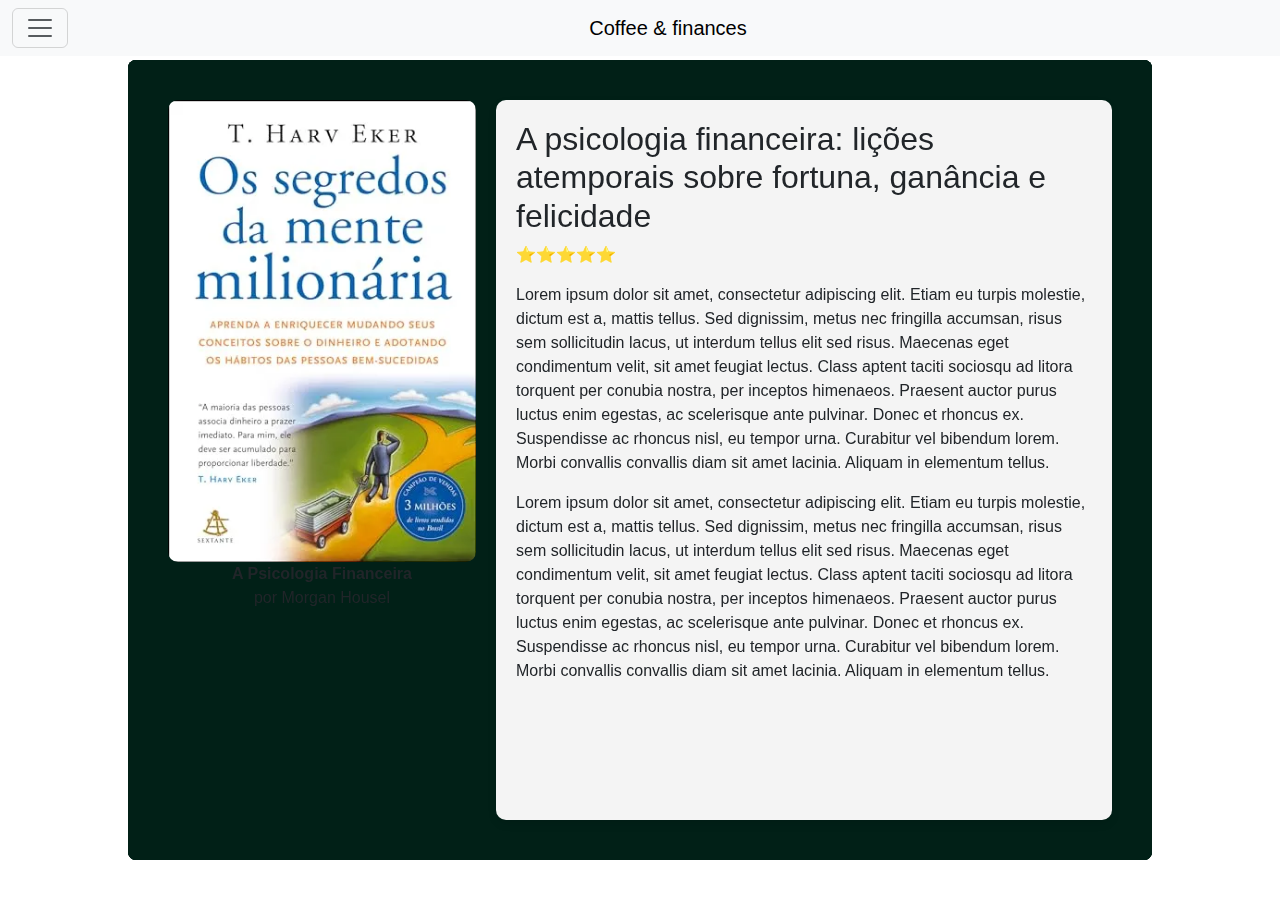
<file: bootstrap-5.3.3-dist/Pós login/index.html>
<!DOCTYPE html>
<html lang="en">
<head>
    <meta charset="UTF-8">
    <meta name="viewport" content="width=device-width, initial-scale=1.0">
    <title>Área do cliente</title>
    <link href="https://fonts.googleapis.com/css2?family=Inria+Sans:wght@400;700&display=swap" rel="stylesheet">
    <link href='https://unpkg.com/boxicons@2.1.4/css/boxicons.min.css' rel='stylesheet'>
    <link href="https://fonts.googleapis.com/css2?family=Inria+Sans:wght@400;700&display=swap" rel="stylesheet">
    <link href="https://cdn.jsdelivr.net/npm/bootstrap@5.3.3/dist/css/bootstrap.min.css" rel="stylesheet" integrity="sha384-QWTKZyjpPEjISv5WaRU9OFeRpok6YctnYmDr5pNlyT2bRjXh0JMhjY6hW+ALEwIH" crossorigin="anonymous">

</head>
<body>
    <script src="https://cdn.jsdelivr.net/npm/bootstrap@5.3.3/dist/js/bootstrap.bundle.min.js" integrity="sha384-YvpcrYf0tY3lHB60NNkmXc5s9fDVZLESaAA55NDzOxhy9GkcIdslK1eN7N6jIeHz" crossorigin="anonymous"></script>

    <nav class="navbar bg-body-tertiary fixed-top" style="background-color: #012017;" id="container">
        <div class="container-fluid">
          <button class="navbar-toggler" type="button" data-bs-toggle="offcanvas" data-bs-target="#offcanvasNavbar" aria-controls="offcanvasNavbar" aria-label="Toggle navigation">
            <span class="navbar-toggler-icon"></span>
          </button>
          <a class="navbar-brand m-auto" href="#">Coffee & finances</a>
          
          <div class="offcanvas offcanvas-start" tabindex="-1" id="offcanvasNavbar" aria-labelledby="offcanvasNavbarLabel">
            <div class="offcanvas-header">
              <h5 class="offcanvas-title" id="offcanvasNavbarLabel">Offcanvas</h5>
              <button type="button" class="btn-close" data-bs-dismiss="offcanvas" aria-label="Close"></button>
            </div>
            <div class="offcanvas-body">
              <ul class="navbar-nav justify-content-end flex-grow-1 pe-3">
                <li class="nav-item">
                  <a class="nav-link active" aria-current="page" href="Home.html"><strong>Livros</strong> </a>
                </li>
                <li class="nav-item">
                  <a class="nav-link" href="Sobre.html"><strong>Quadro Kanban</strong> </a>
                </li>
                <li class="nav-item">
                    <a class="nav-link" href="Sobre.html"><strong>Descubra seu nível de investidor</strong> </a>
                  </li>
                  <li class="nav-item">
                    <a class="nav-link" href="Sobre.html"><strong>Notas</strong></a>
                  </li>
               
              </ul>
              <div class="out">
                <a href="../Home.html">
                    <svg xmlns="http://www.w3.org/2000/svg" width="16" height="16" fill="currentColor" class="bi bi-arrow-bar-left" viewBox="0 0 16 16">
                        <path fill-rule="evenodd" d="M12.5 15a.5.5 0 0 1-.5-.5v-13a.5.5 0 0 1 1 0v13a.5.5 0 0 1-.5.5M10 8a.5.5 0 0 1-.5.5H3.707l2.147 2.146a.5.5 0 0 1-.708.708l-3-3a.5.5 0 0 1 0-.708l3-3a.5.5 0 1 1 .708.708L3.707 7.5H9.5a.5.5 0 0 1 .5.5"/>
                      </svg>
                    Sair
                </a>
              </div>
              
            </div>
          </div>
        </div>
    </nav>

    <div id="carouselExampleFade" class="carousel slide carousel-fade">
        <div class="carousel-inner">
            <div class="carousel-item active">
                <div class="grid-container">
                    <div class="book-cover">
                        <img src="../imagens/41svU+dGPjL.webp" alt="A Psicologia Financeira">
                        <p><strong>A Psicologia Financeira</strong><br>por Morgan Housel</p>
                    </div>
                    <div class="review">
                        <h2>A psicologia financeira: lições atemporais sobre fortuna, ganância e felicidade</h2>
                        <p>⭐⭐⭐⭐⭐</p>
                        <p>Lorem ipsum dolor sit amet, consectetur adipiscing elit. Etiam eu turpis molestie, dictum est a, mattis tellus. Sed dignissim, metus nec fringilla accumsan, risus sem sollicitudin lacus, ut interdum tellus elit sed risus. Maecenas eget condimentum velit, sit amet feugiat lectus. Class aptent taciti sociosqu ad litora torquent per conubia nostra, per inceptos himenaeos. Praesent auctor purus luctus enim egestas, ac scelerisque ante pulvinar. Donec et rhoncus ex. Suspendisse ac rhoncus nisl, eu tempor urna. Curabitur vel bibendum lorem. Morbi convallis convallis diam sit amet lacinia. Aliquam in elementum tellus.</p>
                        <p>Lorem ipsum dolor sit amet, consectetur adipiscing elit. Etiam eu turpis molestie, dictum est a, mattis tellus. Sed dignissim, metus nec fringilla accumsan, risus sem sollicitudin lacus, ut interdum tellus elit sed risus. Maecenas eget condimentum velit, sit amet feugiat lectus. Class aptent taciti sociosqu ad litora torquent per conubia nostra, per inceptos himenaeos. Praesent auctor purus luctus enim egestas, ac scelerisque ante pulvinar. Donec et rhoncus ex. Suspendisse ac rhoncus nisl, eu tempor urna. Curabitur vel bibendum lorem. Morbi convallis convallis diam sit amet lacinia. Aliquam in elementum tellus.</p>
                    </div>
                </div>
            </div>
            <div class="carousel-item active">
                <div class="grid-container">
                    <div class="book-cover">
                        <img src="../imagens/81ALgAW3gHL.webp" alt="A Psicologia Financeira">
                        <p><strong>A Psicologia Financeira</strong><br>por Morgan Housel</p>
                    </div>
                    <div class="review">
                        <h2>A psicologia financeira: lições atemporais sobre fortuna, ganância e felicidade</h2>
                        <p>⭐⭐⭐⭐⭐</p>
                        <p>Lorem ipsum dolor sit amet, consectetur adipiscing elit. Etiam eu turpis molestie, dictum est a, mattis tellus. Sed dignissim, metus nec fringilla accumsan, risus sem sollicitudin lacus, ut interdum tellus elit sed risus. Maecenas eget condimentum velit, sit amet feugiat lectus. Class aptent taciti sociosqu ad litora torquent per conubia nostra, per inceptos himenaeos. Praesent auctor purus luctus enim egestas, ac scelerisque ante pulvinar. Donec et rhoncus ex. Suspendisse ac rhoncus nisl, eu tempor urna. Curabitur vel bibendum lorem. Morbi convallis convallis diam sit amet lacinia. Aliquam in elementum tellus.</p>
                        <p>Lorem ipsum dolor sit amet, consectetur adipiscing elit. Etiam eu turpis molestie, dictum est a, mattis tellus. Sed dignissim, metus nec fringilla accumsan, risus sem sollicitudin lacus, ut interdum tellus elit sed risus. Maecenas eget condimentum velit, sit amet feugiat lectus. Class aptent taciti sociosqu ad litora torquent per conubia nostra, per inceptos himenaeos. Praesent auctor purus luctus enim egestas, ac scelerisque ante pulvinar. Donec et rhoncus ex. Suspendisse ac rhoncus nisl, eu tempor urna. Curabitur vel bibendum lorem. Morbi convallis convallis diam sit amet lacinia. Aliquam in elementum tellus.</p>
                    </div>
                </div>
            </div>
            <div class="carousel-item active">
                <div class="grid-container">
                    <div class="book-cover">
                        <img src="../imagens/41Q+YIAJNiL._SY445_SX342_.webp" alt="A Psicologia Financeira">
                        <p><strong>A Psicologia Financeira</strong><br>por Morgan Housel</p>
                    </div>
                    <div class="review">
                        <h2>A psicologia financeira: lições atemporais sobre fortuna, ganância e felicidade</h2>
                        <p>⭐⭐⭐⭐⭐</p>
                        <p>Lorem ipsum dolor sit amet, consectetur adipiscing elit. Etiam eu turpis molestie, dictum est a, mattis tellus. Sed dignissim, metus nec fringilla accumsan, risus sem sollicitudin lacus, ut interdum tellus elit sed risus. Maecenas eget condimentum velit, sit amet feugiat lectus. Class aptent taciti sociosqu ad litora torquent per conubia nostra, per inceptos himenaeos. Praesent auctor purus luctus enim egestas, ac scelerisque ante pulvinar. Donec et rhoncus ex. Suspendisse ac rhoncus nisl, eu tempor urna. Curabitur vel bibendum lorem. Morbi convallis convallis diam sit amet lacinia. Aliquam in elementum tellus.</p>
                        <p>Lorem ipsum dolor sit amet, consectetur adipiscing elit. Etiam eu turpis molestie, dictum est a, mattis tellus. Sed dignissim, metus nec fringilla accumsan, risus sem sollicitudin lacus, ut interdum tellus elit sed risus. Maecenas eget condimentum velit, sit amet feugiat lectus. Class aptent taciti sociosqu ad litora torquent per conubia nostra, per inceptos himenaeos. Praesent auctor purus luctus enim egestas, ac scelerisque ante pulvinar. Donec et rhoncus ex. Suspendisse ac rhoncus nisl, eu tempor urna. Curabitur vel bibendum lorem. Morbi convallis convallis diam sit amet lacinia. Aliquam in elementum tellus.</p>
                    </div>
                </div>
            </div>
            <div class="carousel-item active">
                <div class="grid-container">
                    <div class="book-cover">
                        <img src="../imagens/41svU+dGPjL.webp" alt="A Psicologia Financeira">
                        <p><strong>A Psicologia Financeira</strong><br>por Morgan Housel</p>
                    </div>
                    <div class="review">
                        <h2>A psicologia financeira: lições atemporais sobre fortuna, ganância e felicidade</h2>
                        <p>⭐⭐⭐⭐⭐</p>
                        <p>Lorem ipsum dolor sit amet, consectetur adipiscing elit. Etiam eu turpis molestie, dictum est a, mattis tellus. Sed dignissim, metus nec fringilla accumsan, risus sem sollicitudin lacus, ut interdum tellus elit sed risus. Maecenas eget condimentum velit, sit amet feugiat lectus. Class aptent taciti sociosqu ad litora torquent per conubia nostra, per inceptos himenaeos. Praesent auctor purus luctus enim egestas, ac scelerisque ante pulvinar. Donec et rhoncus ex. Suspendisse ac rhoncus nisl, eu tempor urna. Curabitur vel bibendum lorem. Morbi convallis convallis diam sit amet lacinia. Aliquam in elementum tellus.</p>
                        <p>Lorem ipsum dolor sit amet, consectetur adipiscing elit. Etiam eu turpis molestie, dictum est a, mattis tellus. Sed dignissim, metus nec fringilla accumsan, risus sem sollicitudin lacus, ut interdum tellus elit sed risus. Maecenas eget condimentum velit, sit amet feugiat lectus. Class aptent taciti sociosqu ad litora torquent per conubia nostra, per inceptos himenaeos. Praesent auctor purus luctus enim egestas, ac scelerisque ante pulvinar. Donec et rhoncus ex. Suspendisse ac rhoncus nisl, eu tempor urna. Curabitur vel bibendum lorem. Morbi convallis convallis diam sit amet lacinia. Aliquam in elementum tellus.</p>
                    </div>
                </div>
            </div>
            
        </div>
        <button class="carousel-control-prev" type="button" data-bs-target="#carouselExampleFade" data-bs-slide="prev">
            <span class="carousel-control-prev-icon style="color: #012017;"" aria-hidden="true"></span>
            <span class="visually-hidden">Previous</span>
        </button>
        <button class="carousel-control-next" type="button" data-bs-target="#carouselExampleFade" data-bs-slide="next">
            <span class="carousel-control-next-icon" style="color: #012017;" aria-hidden="true"></span>
            <span class="visually-hidden">Next</span>
        </button>
    </div>
    <script src="https://cdn.jsdelivr.net/npm/bootstrap@5.3.3/dist/js/bootstrap.bundle.min.js" integrity="sha384-YvpcrYf0tY3lHB60NNkmXc5s9fDVZLESaAA55NDzOxhy9GkcIdslK1eN7N6jIeHz" crossorigin="anonymous"></script>

    

<style>
body { font-family: Arial, sans-serif; 
} 

.grid-container { 
    display: grid;
    align-self: center;
    justify-self: center; 
    grid-template-columns: 1fr 2fr; 
    gap: 20px;
    height: 800px; 
    padding: 40px; 
    margin-top: 60px;
    max-width: 80%;
    background-color: #012017;
    border-radius: 8px;
} 

.book-cover { 
    text-align: center; 
    display: flex; 
    flex-direction: column; 
    align-items: center; 
} 

.book-cover img { 
    max-width: 100%; 
    border-radius: 10px; 
} 

.review { 
    background-color: #f4f4f4;
    padding: 20px; 
    border-radius: 10px; 
    box-shadow: 0 4px 8px rgba(0, 0, 0, 0.1); 
} 

.review h2 { 
    margin-top: 0; 
} 

.carousel-indicators { 
    position: relative; 
    top: 20px; 
    justify-content: center; 
}


</style>

</body>
</html>
</file>
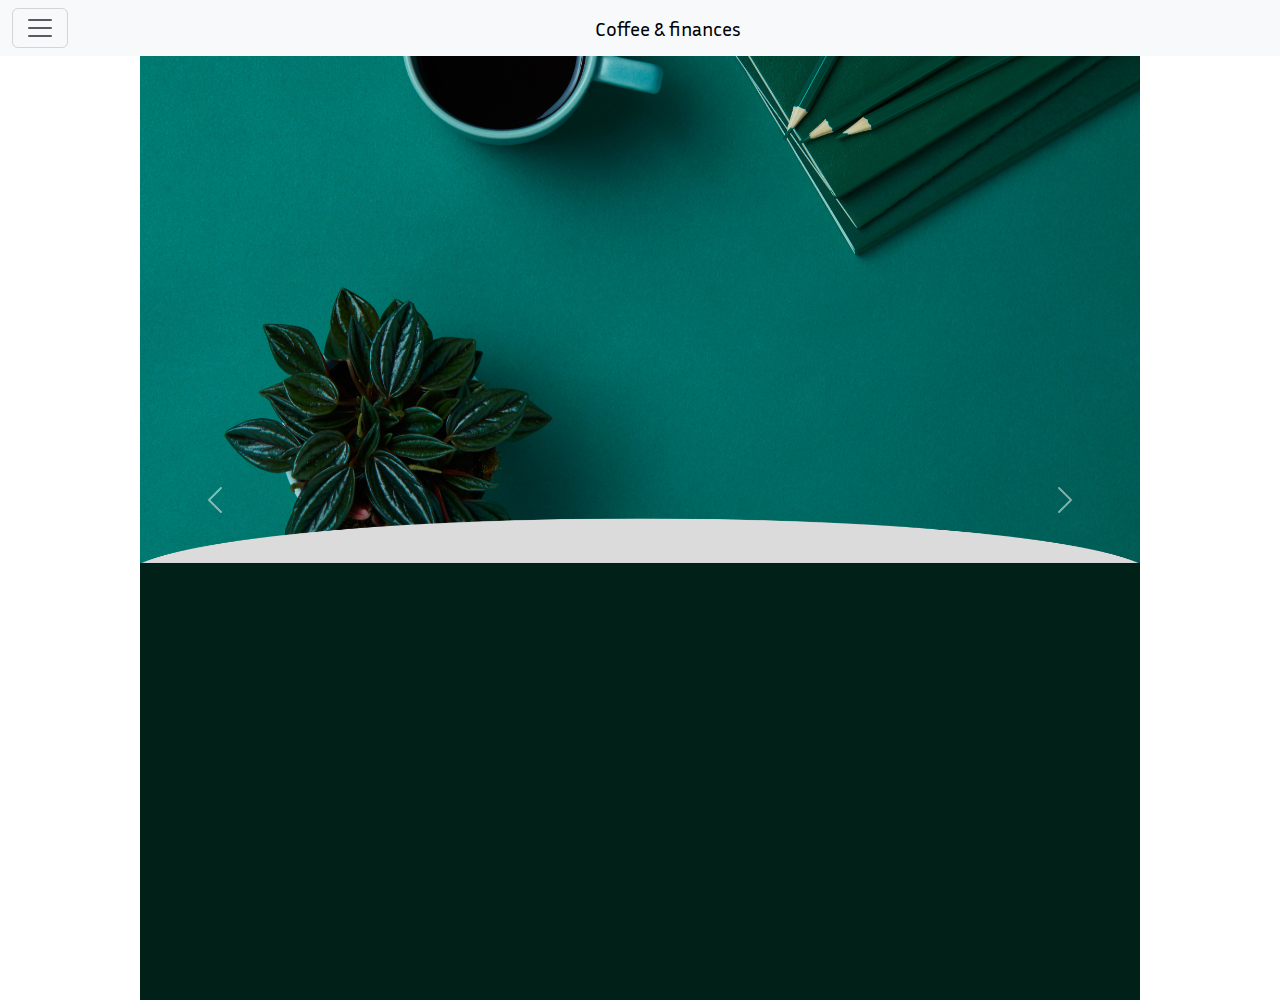
<file: bootstrap-5.3.3-dist/teste.html>
<!DOCTYPE html>
<html lang="en">
<head>
    <meta charset="UTF-8">
    <meta name="viewport" content="width=device-width, initial-scale=1.0">
    <title>Document</title>
    <link href="https://fonts.googleapis.com/css2?family=Inria+Sans:wght@400;700&display=swap" rel="stylesheet">
    <link href="https://cdn.jsdelivr.net/npm/bootstrap@5.3.3/dist/css/bootstrap.min.css" rel="stylesheet" integrity="sha384-QWTKZyjpPEjISv5WaRU9OFeRpok6YctnYmDr5pNlyT2bRjXh0JMhjY6hW+ALEwIH" crossorigin="anonymous">
</head>
<body>
    <script src="https://cdn.jsdelivr.net/npm/bootstrap@5.3.3/dist/js/bootstrap.bundle.min.js" integrity="sha384-YvpcrYf0tY3lHB60NNkmXc5s9fDVZLESaAA55NDzOxhy9GkcIdslK1eN7N6jIeHz" crossorigin="anonymous"></script>

    <nav class="navbar bg-body-tertiary fixed-top" style="background-color: #012017;">
        <div class="container-fluid">
          <button class="navbar-toggler" type="button" data-bs-toggle="offcanvas" data-bs-target="#offcanvasNavbar" aria-controls="offcanvasNavbar" aria-label="Toggle navigation">
            <span class="navbar-toggler-icon"></span>
          </button>
          <a class="navbar-brand m-auto" href="#">Coffee & finances</a>
          
          <div class="offcanvas offcanvas-start" tabindex="-1" id="offcanvasNavbar" aria-labelledby="offcanvasNavbarLabel">
            <div class="offcanvas-header">
              <h5 class="offcanvas-title" id="offcanvasNavbarLabel">Offcanvas</h5>
              <button type="button" class="btn-close" data-bs-dismiss="offcanvas" aria-label="Close"></button>
            </div>
            <div class="offcanvas-body">
              <ul class="navbar-nav justify-content-end flex-grow-1 pe-3">
                <li class="nav-item">
                  <a class="nav-link active" aria-current="page" href="#">Home</a>
                </li>
                <li class="nav-item">
                  <a class="nav-link" href="#">Sobre nós</a>
                </li>
                <li class="nav-item">
                  <a class="nav-link" href="#">Login</a>
                </li>
              </ul>
              <svg xmlns="http://www.w3.org/2000/svg" width="16" height="16" fill="currentColor" class="bi bi-arrow-bar-left" viewBox="0 0 16 16">
                <path fill-rule="evenodd" d="M12.5 15a.5.5 0 0 1-.5-.5v-13a.5.5 0 0 1 1 0v13a.5.5 0 0 1-.5.5M10 8a.5.5 0 0 1-.5.5H3.707l2.147 2.146a.5.5 0 0 1-.708.708l-3-3a.5.5 0 0 1 0-.708l3-3a.5.5 0 1 1 .708.708L3.707 7.5H9.5a.5.5 0 0 1 .5.5"/>
              </svg> <span><a href="">Sair</a></span>
            </div>
          </div>
        </div>
    </nav>
      <div class="container-fluid" style="height: 1000px;">
        <div id="carouselExampleFade" class="carousel slide carousel-fade mx-auto" style="max-width: 1000px;">
            <div class="carousel-inner" style="height: 1000px; background-color: #012017;">
              <div class="carousel-item active">
                <img src="../bootstrap-5.3.3-dist/imagens/background img.png" class="d-block w-100" alt="...">
              </div>
              <div class="carousel-item">
                <img src="../bootstrap-5.3.3-dist/imagens/background img (1).png" class="d-block w-100" alt="...">
              </div>
              <div class="carousel-item">
                <img src="../bootstrap-5.3.3-dist/imagens/psicologiaFinanceira.jpg" class="d-block w-100" alt="...">
              </div>
            </div>
            <button class="carousel-control-prev" type="button" data-bs-target="#carouselExampleFade" data-bs-slide="prev">
              <span class="carousel-control-prev-icon" aria-hidden="true"></span>
              <span class="visually-hidden">Previous</span>
            </button>
            <button class="carousel-control-next" type="button" data-bs-target="#carouselExampleFade" data-bs-slide="next">
              <span class="carousel-control-next-icon" aria-hidden="true"></span>
              <span class="visually-hidden">Next</span>
            </button>
          </div>  
        
      </div>

      
</body>
</html>

<style>
   *{
    font-family: 'Inria Sans', sans-serif;
   }
</style>
</file>
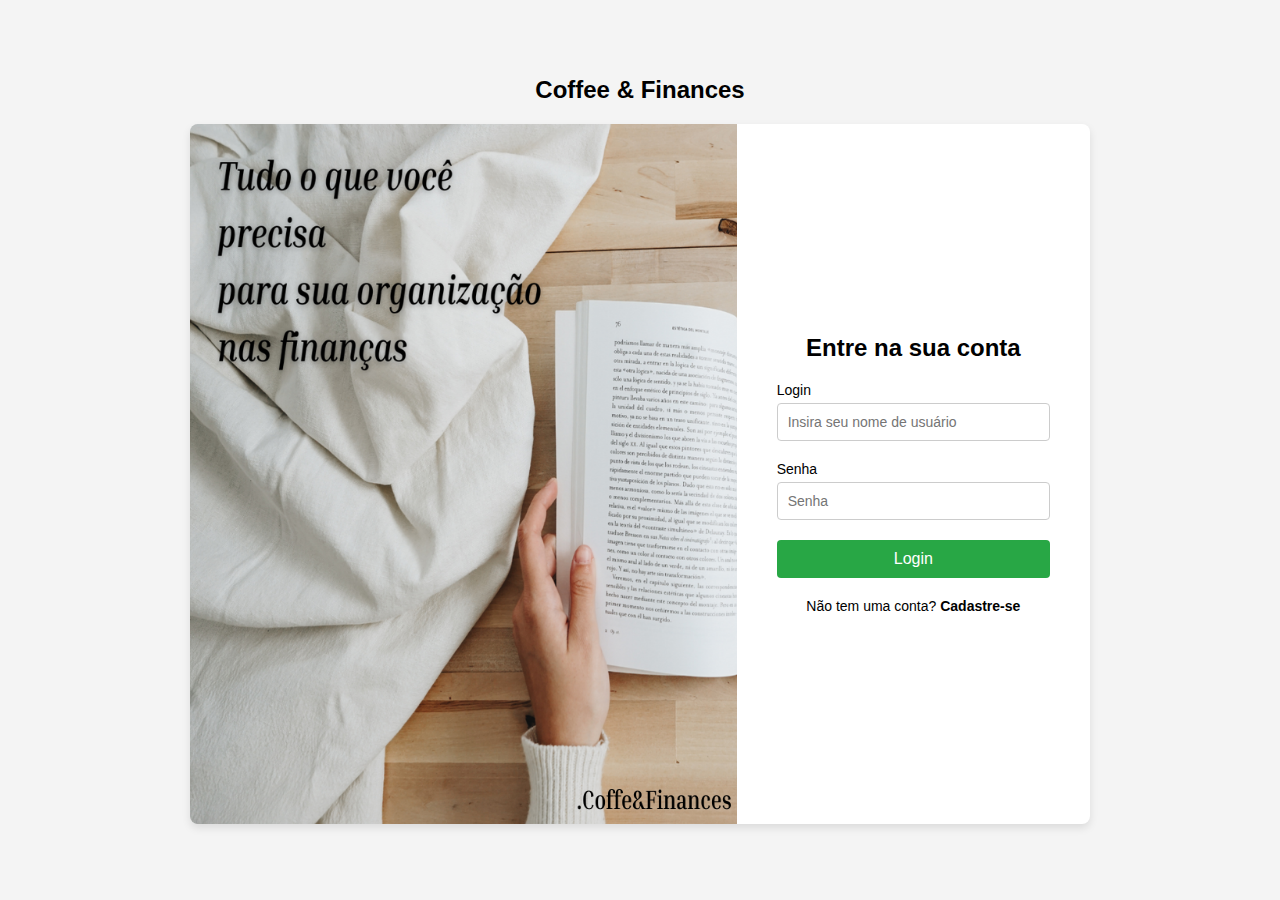
<file: Login/login.html>
<!DOCTYPE html>
<html lang="pt-BR">
<head>
    <meta charset="UTF-8">
    <meta name="viewport" content="width=device-width, initial-scale=1.0">
    <title>Login</title>
    <script src="script.js"></script>
</head>
<body>
    
    <header>
        <h1>Coffee & Finances</h1>
    </header>
    <div class="login-container">
        <div class="image-section">
            <img src="../imagens/Coffe&Finances.png" alt="Imagem" class="background-image">
        </div>
        <div class="form-section-login">
            <h1>Entre na sua conta</h1>
            <form>
                <label for="username">Login</label>
                <input type="text" id="username" name="username" required placeholder="Insira seu nome de usuário">
                
                <label for="password">Senha</label>
                <input type="password" id="password" name="password" required placeholder="Senha">
                
                <button type="submit" class="sign-in-button">Login</button>
            </form>
            <p>Não tem uma conta? <a href="#" class="sign-up-link">Cadastre-se</a></p>
        </div>
        <div class="form-section-register" style="display: none;">
            <h1>Registre-se</h1>
            <form>
                <label for="username">Nome de usuário</label>
                <input type="text" id="username" name="username" required placeholder="Nome de usuário">
                <label for="email">Email</label>
                <input type="email" id="email" name="email" required placeholder="Email">
                <label for="password">Senha</label>
                <input type="password" id="password" name="password" required placeholder="Insira sua senha">
                <label for="confirmPassword">Confirmar senha</label>
                <input type="password" id="confirmPassword" name="confirmPassword" required placeholder="Digite sua senha novamente">
                
                <button type="submit" class="sign-up-button">Registrar-se</button>
            </form>
            <p>Já tem uma conta? <a href="#" class="log-in-link">Login</a></p>
        </div>
    </div>

    
</body>
</html>
<style>

*{
    margin: 0;
    padding: 0;
    box-sizing: border-box;
}

body {
    margin: 0;
    padding: 0;
    font-family: Arial, sans-serif;
    display: flex;
    flex-direction: column;
    justify-content: center;
    align-items: center;
    height: 100vh;
    background-color: #f4f4f4;
}

.login-container {
    display: flex;
    height: 700px;
    width: 80%;
    max-width: 900px;
    background-color: white;
    box-shadow: 0 4px 8px rgba(0, 0, 0, 0.1);
    border-radius: 8px;
    overflow: hidden;
}

.image-section {
    flex: 2;
    background-color: #ddd;
}

.background-image {
    width: 100%;
    height: 100%;
    
}

.form-section-login, .form-section-register {
    flex: 1;
    padding: 40px;
    display: flex;
    flex-direction: column;
    justify-content: center;
}

h1 {
    margin-bottom: 20px;
    font-size: 24px;
    text-align: center;
}

form {
    display: flex;
    flex-direction: column;
}

label {
    margin-bottom: 5px;
    font-size: 14px;
}

input {
    margin-bottom: 20px;
    padding: 10px;
    border: 1px solid #ccc;
    border-radius: 4px;
    font-size: 14px;
}

.sign-in-button, .sign-up-button {
    padding: 10px;
    border: none;
    border-radius: 4px;
    background-color: #28a745;
    color: white;
    cursor: pointer;
    font-size: 16px;
    margin-bottom: 20px;
}

.sign-in-button:hover {
    background-color: #218838;
}

.forgot-link,
.sign-up-link, .log-in-link{
    color: #000000;
    font-weight: 700;
    text-decoration: none;
    font-size: 14px;
    text-align: center;
}

.forgot-link:hover,
.sign-up-link:hover, 
.log-in-link:hover {
    color: #218838;
    text-decoration: underline;
}

p {
    font-size: 14px;
    text-align: center;
}

</style>

<script>
    const registerLink = document.querySelector('.sign-up-link');
    const loginLink = document.querySelector('.log-in-link');
    const formRegistro = document.querySelector('.form-section-register');
    const formLogin = document.querySelector('.form-section-login');

    registerLink.addEventListener('click', () => {
        formLogin.style.display = 'none';
        formRegistro.style.display = 'block';
    });

    loginLink.addEventListener('click', () => {
        formRegistro.style.display = 'none';
        formLogin.style.display = 'block';
    });
</script>
</file>
